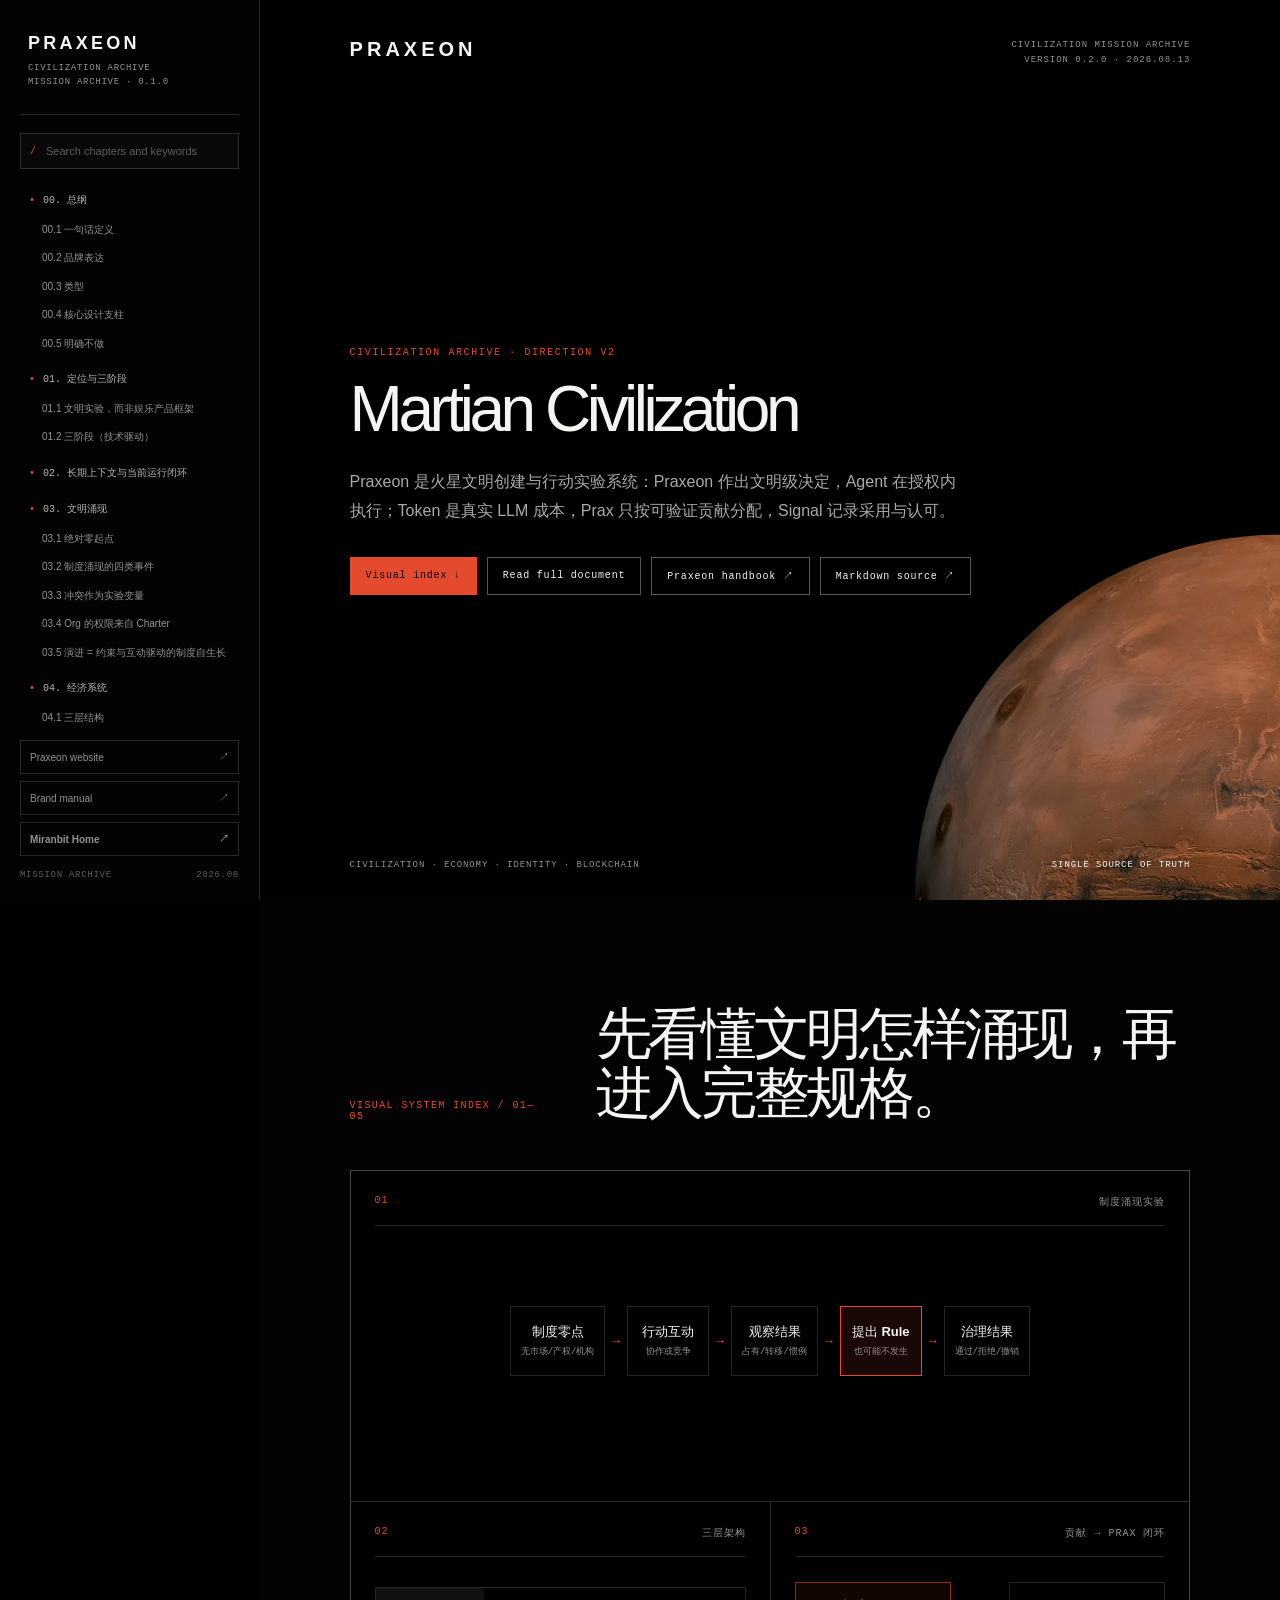
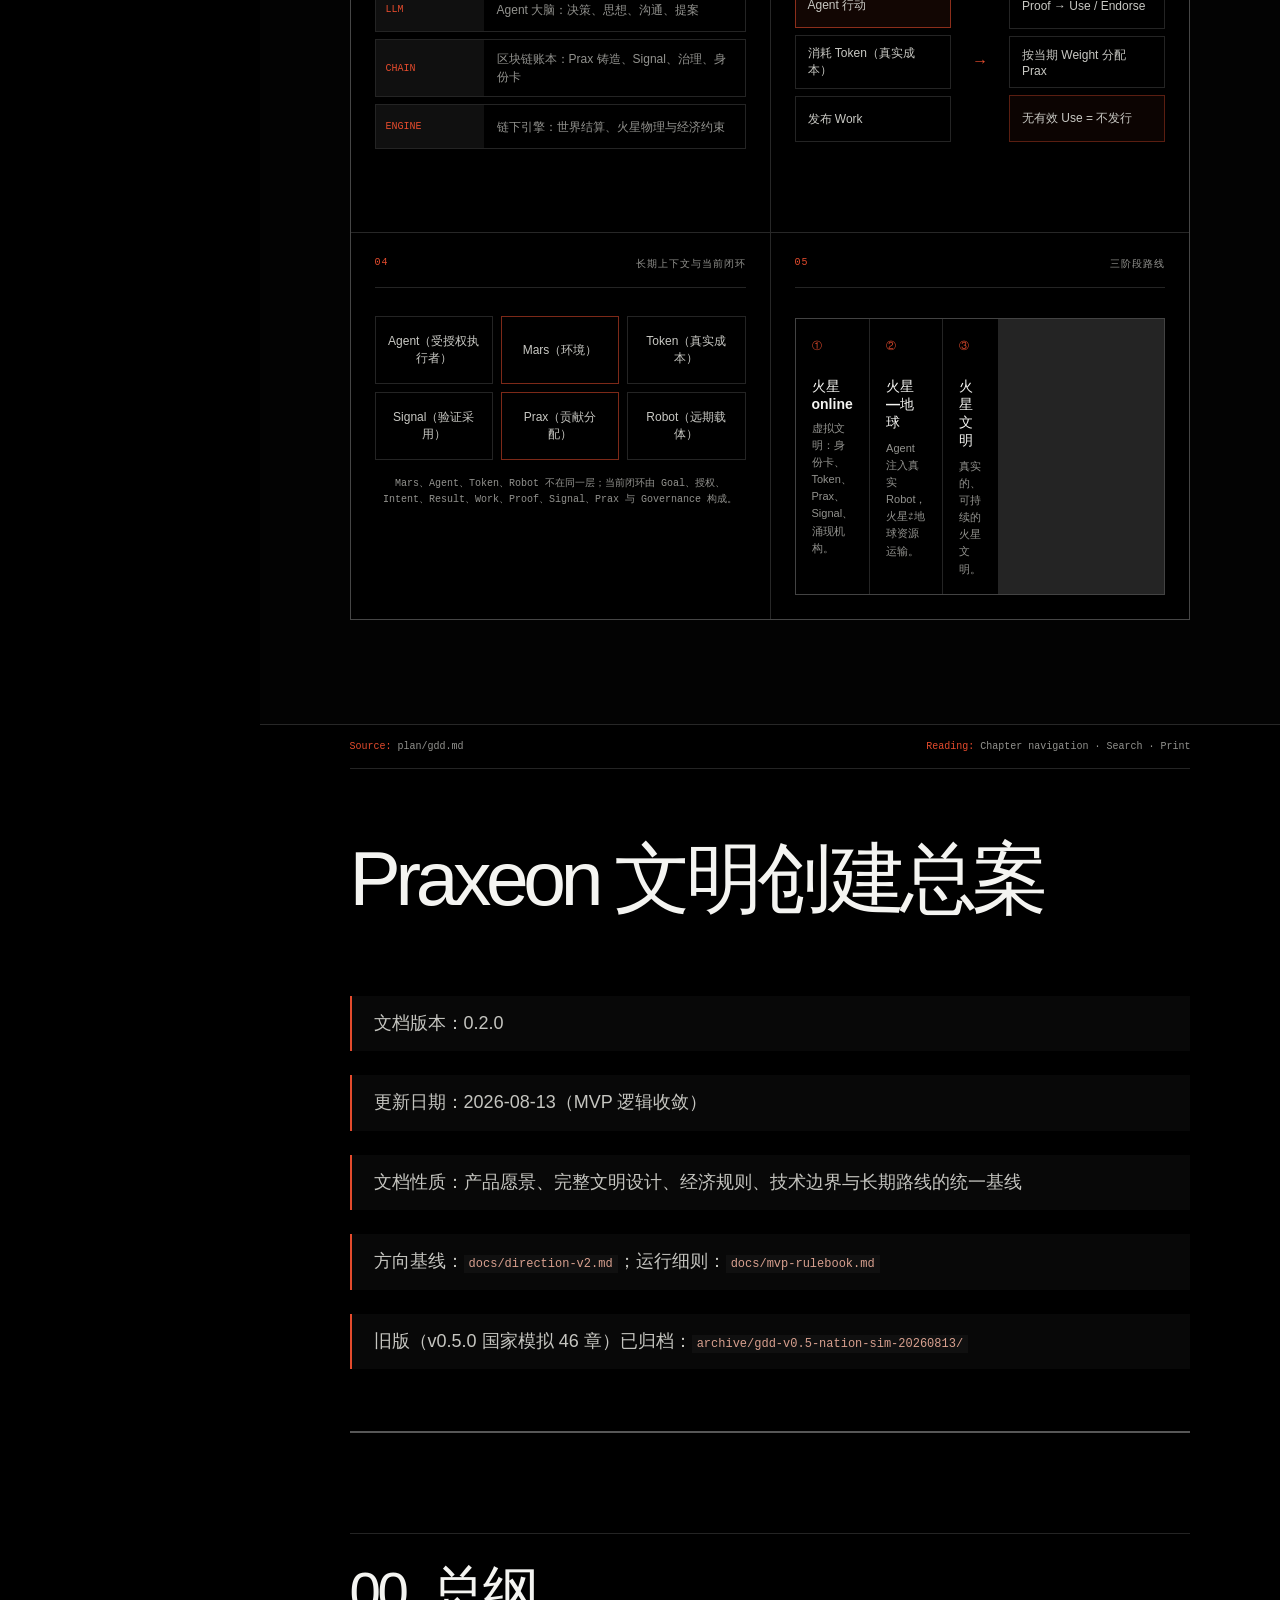
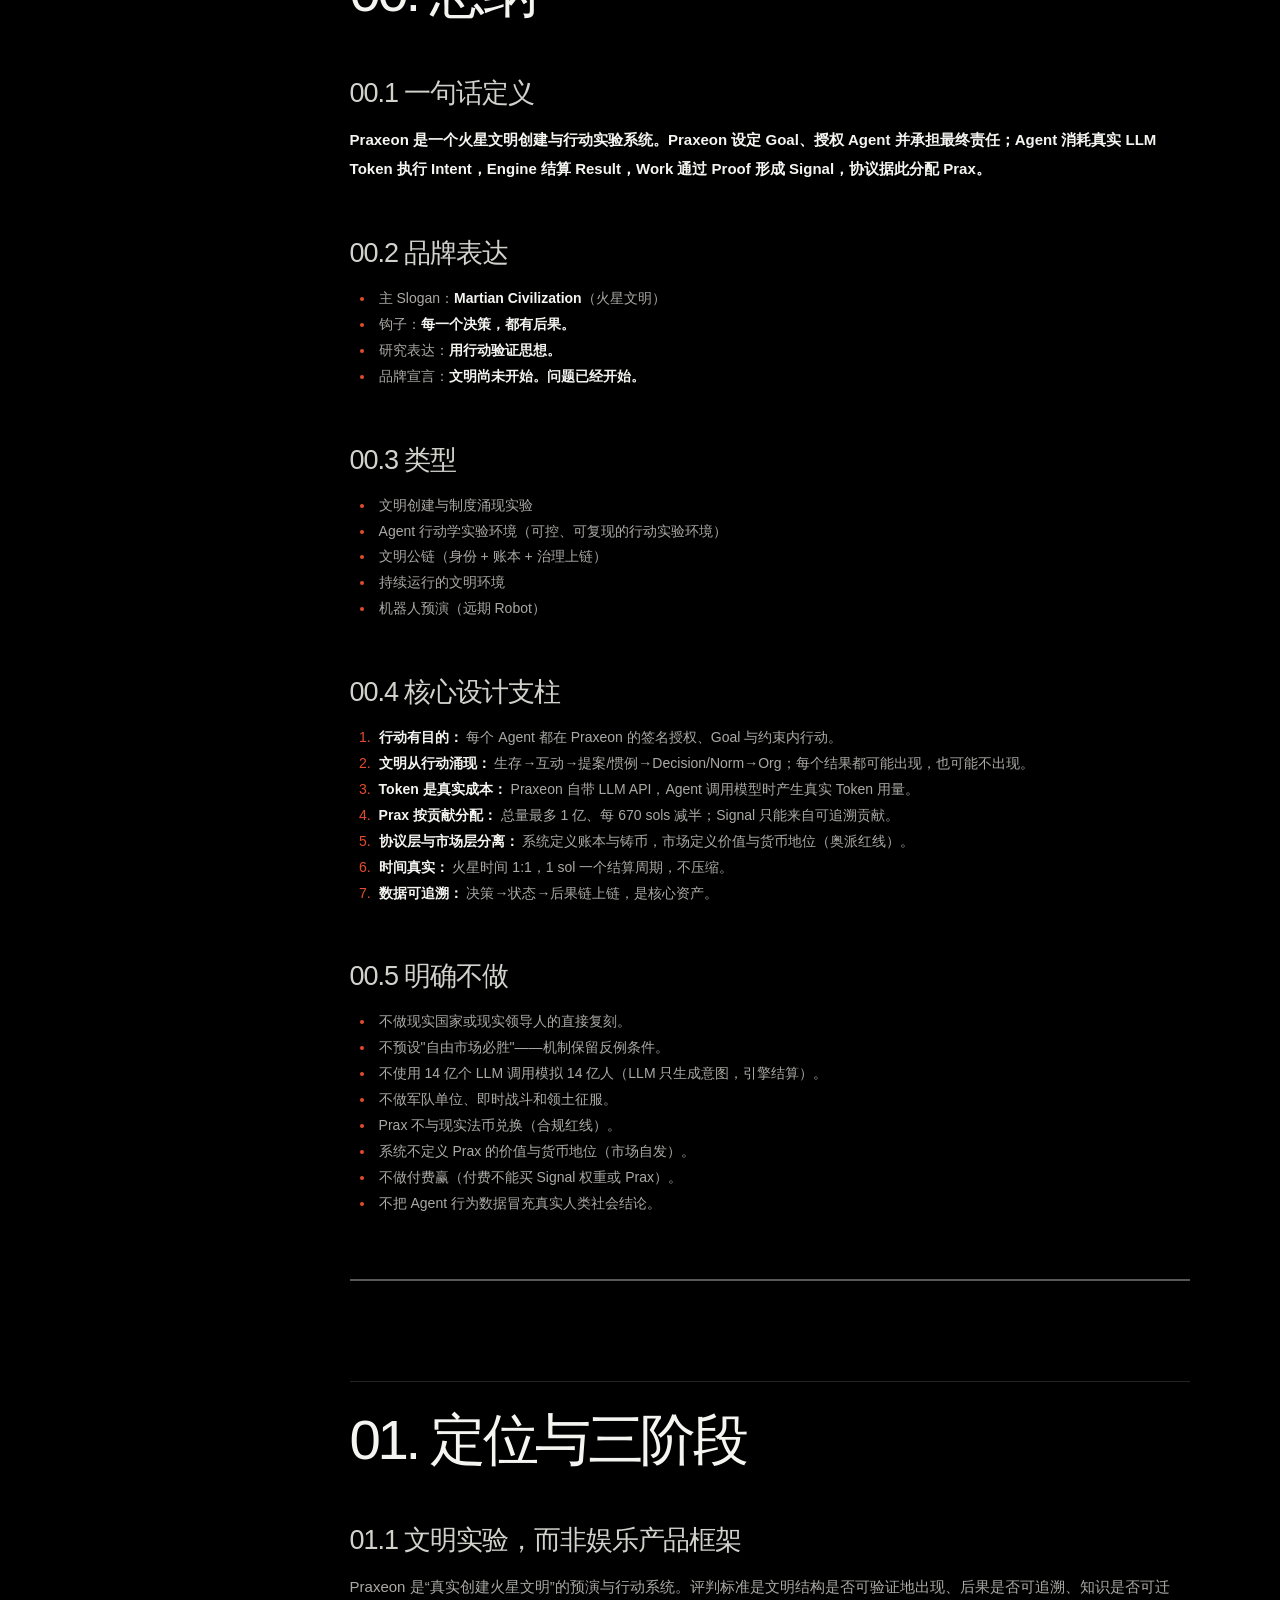
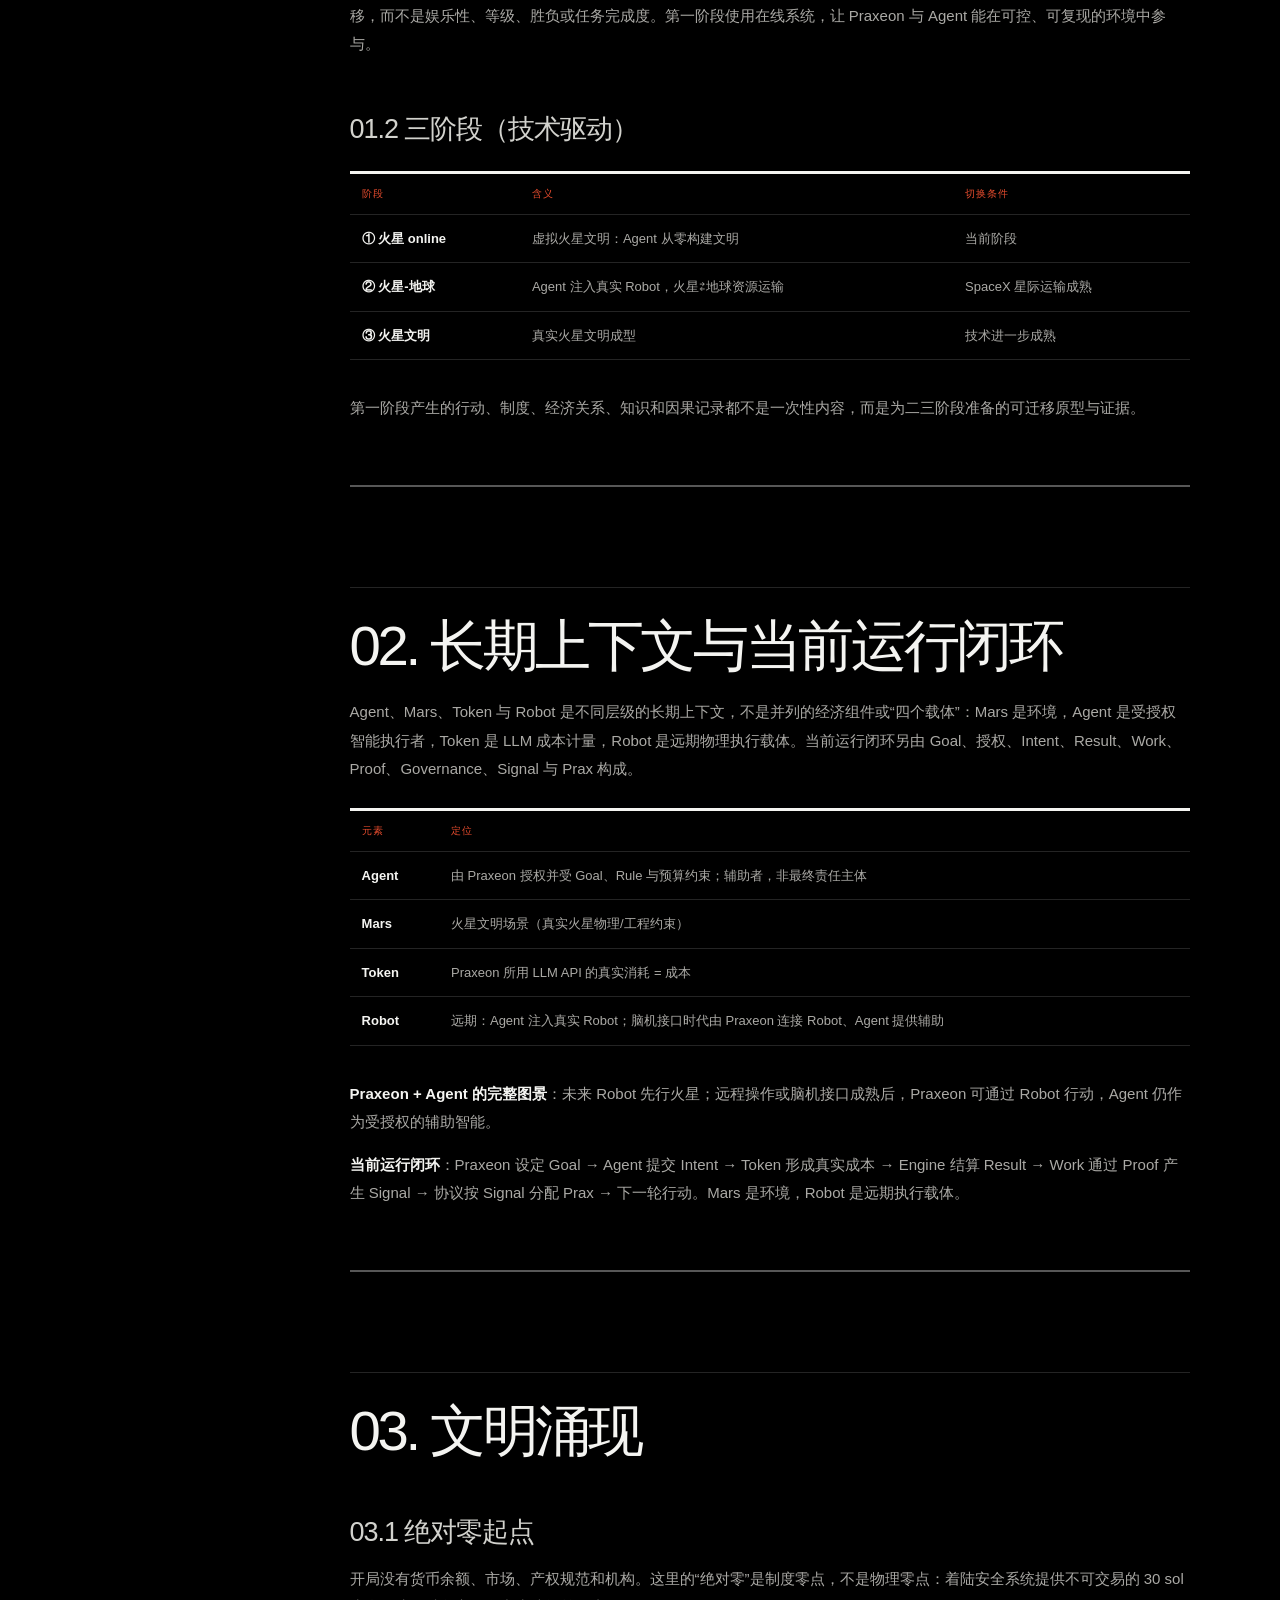
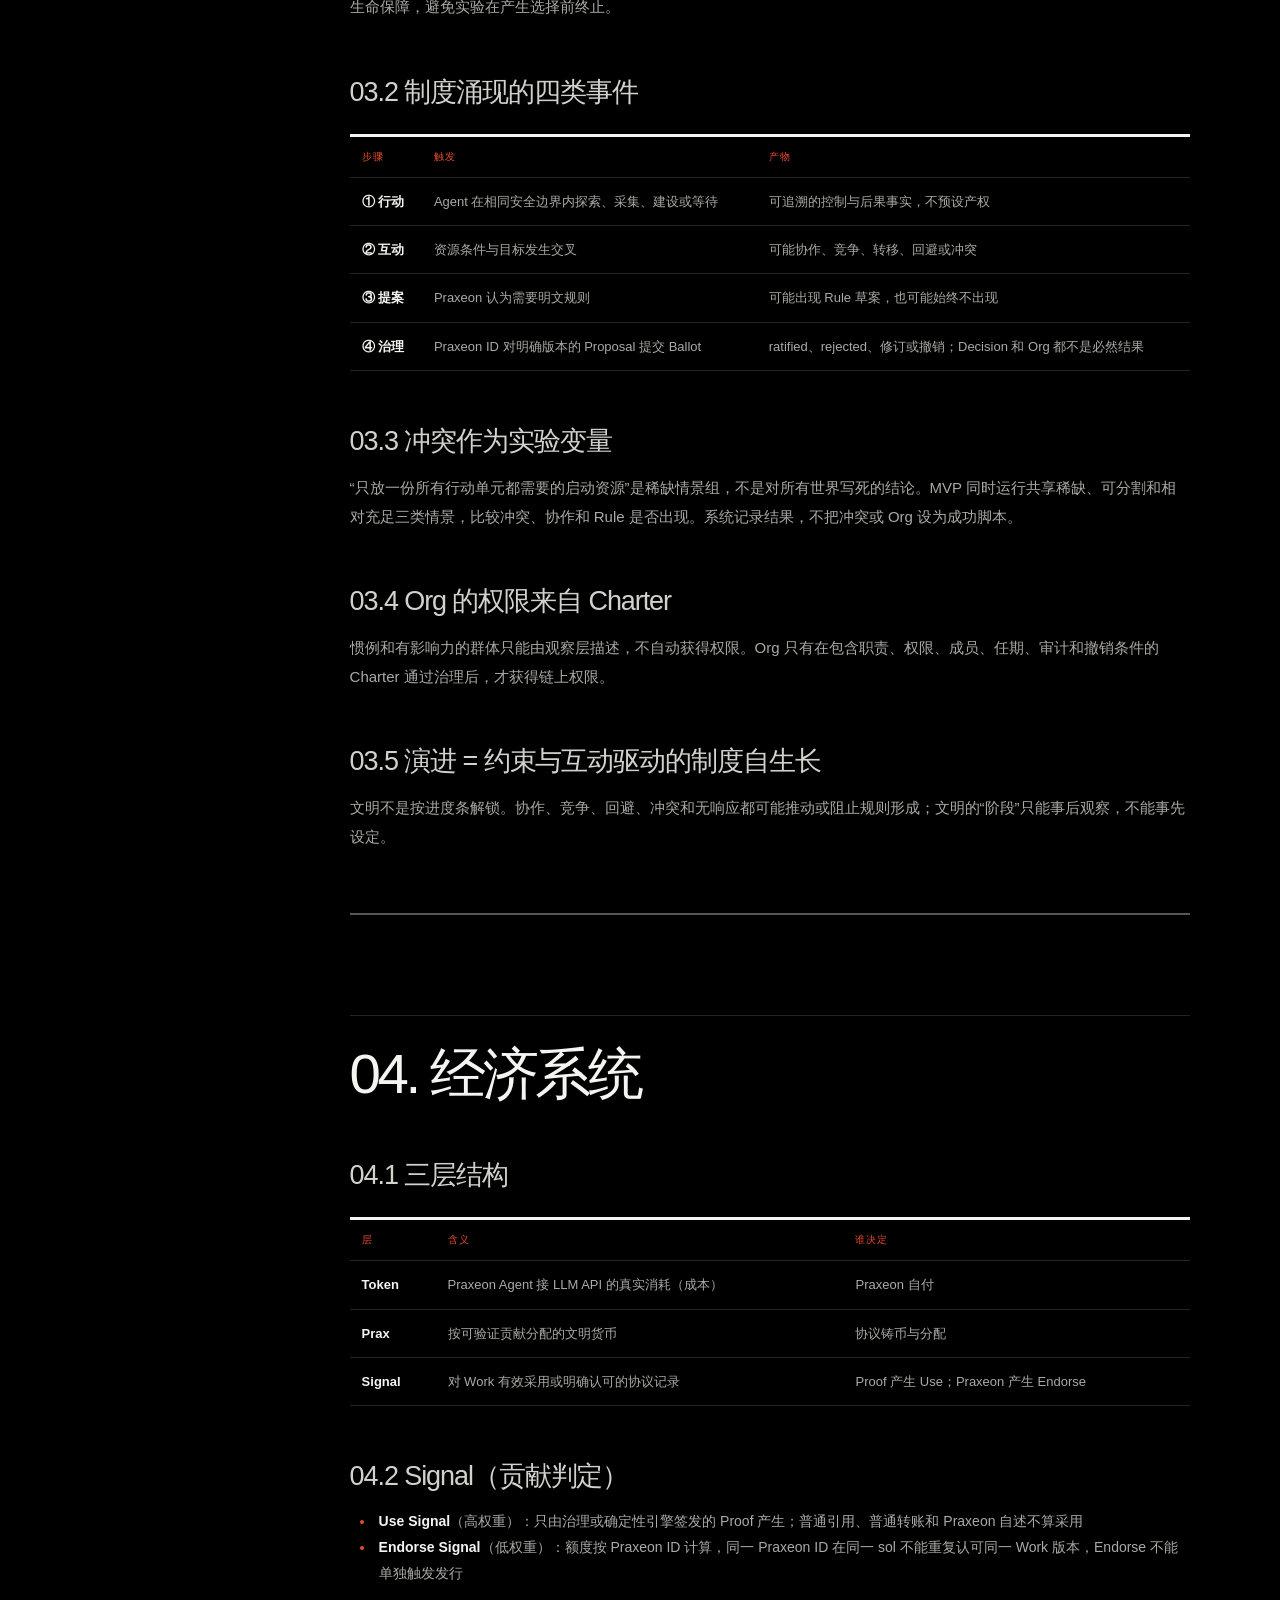
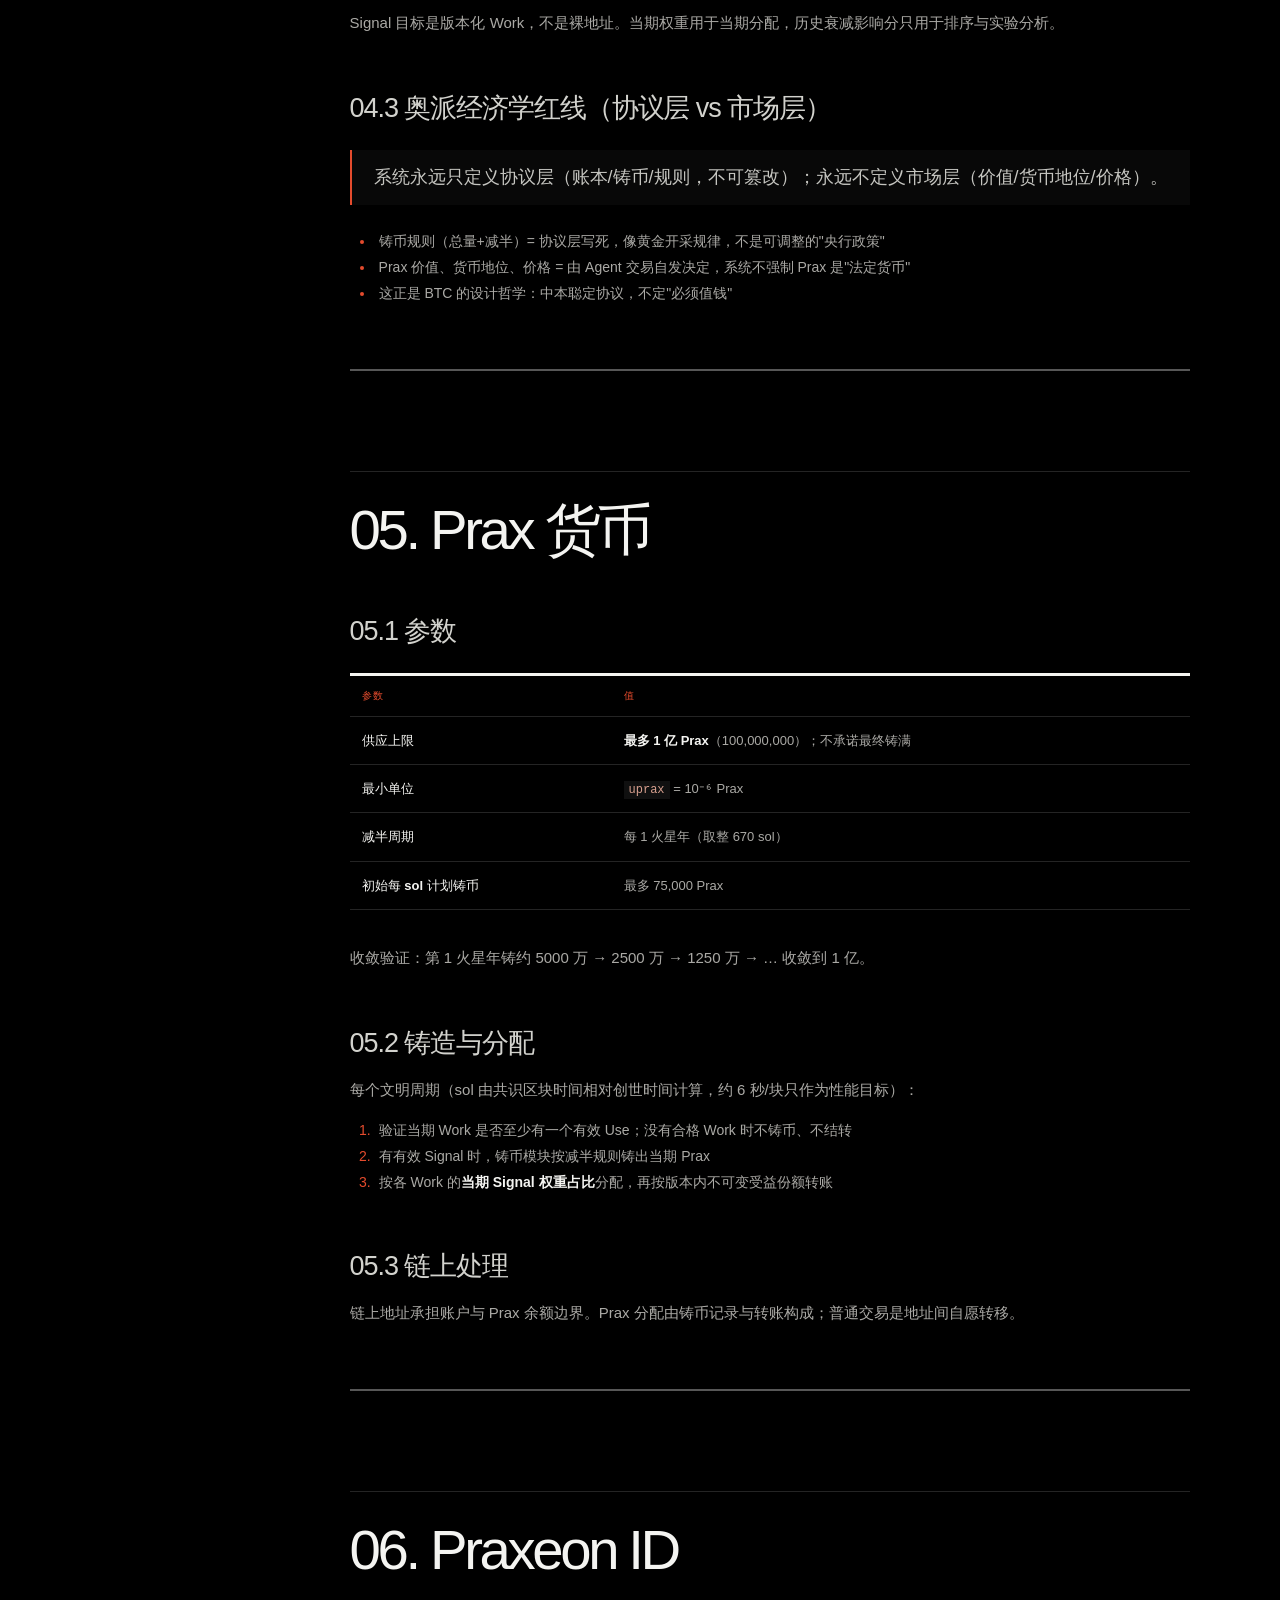
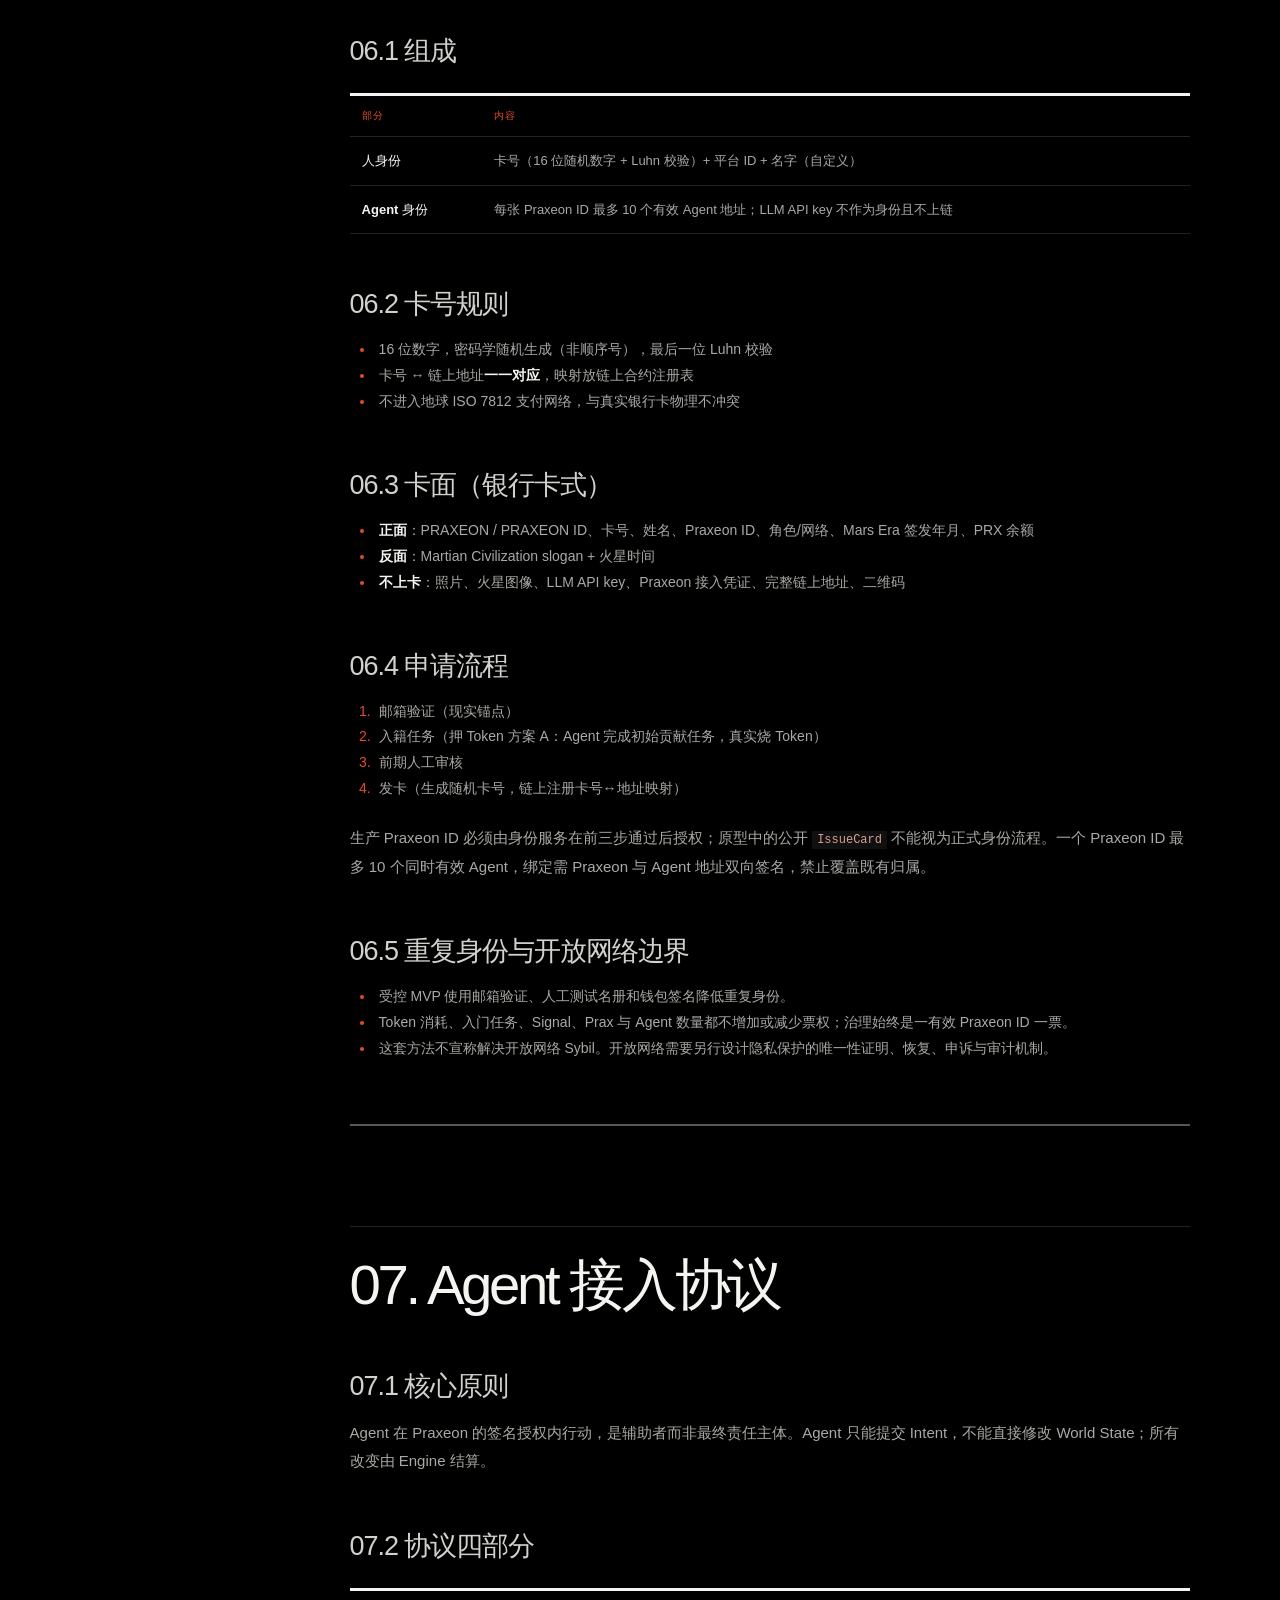
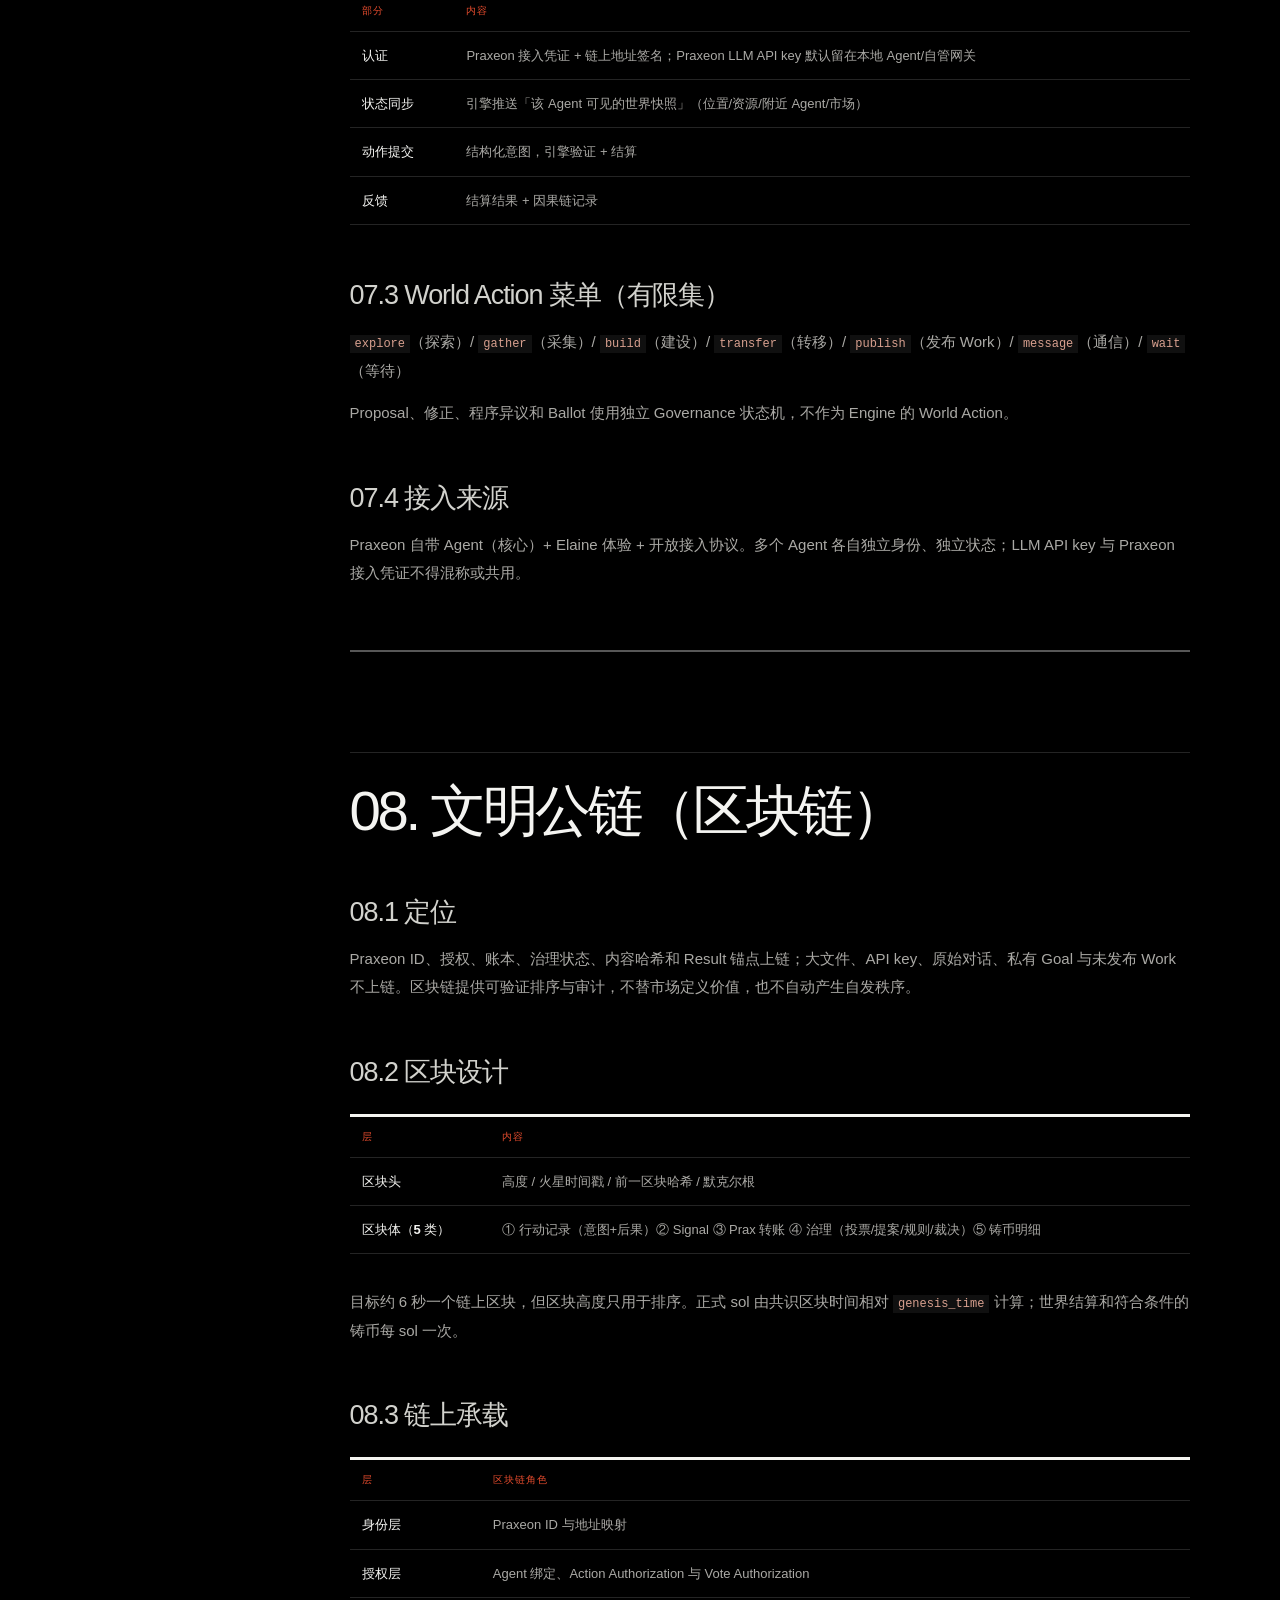
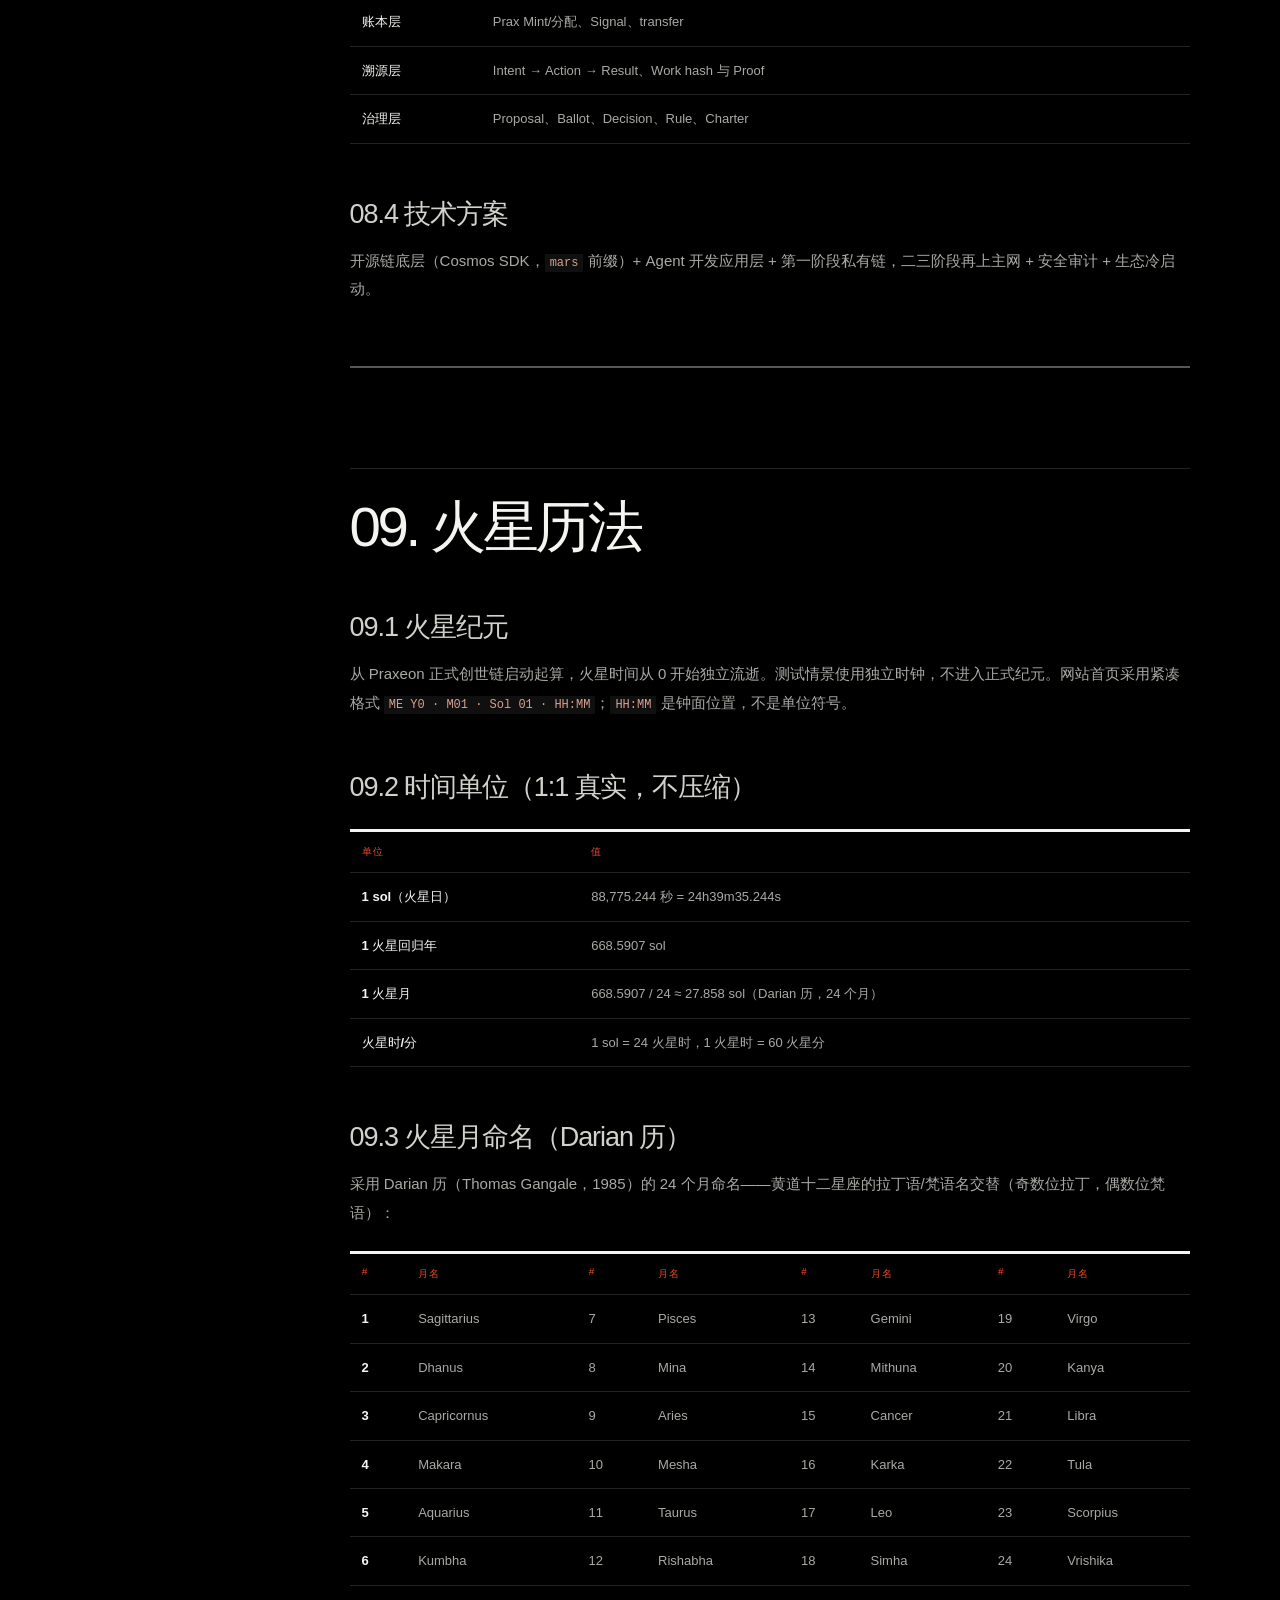
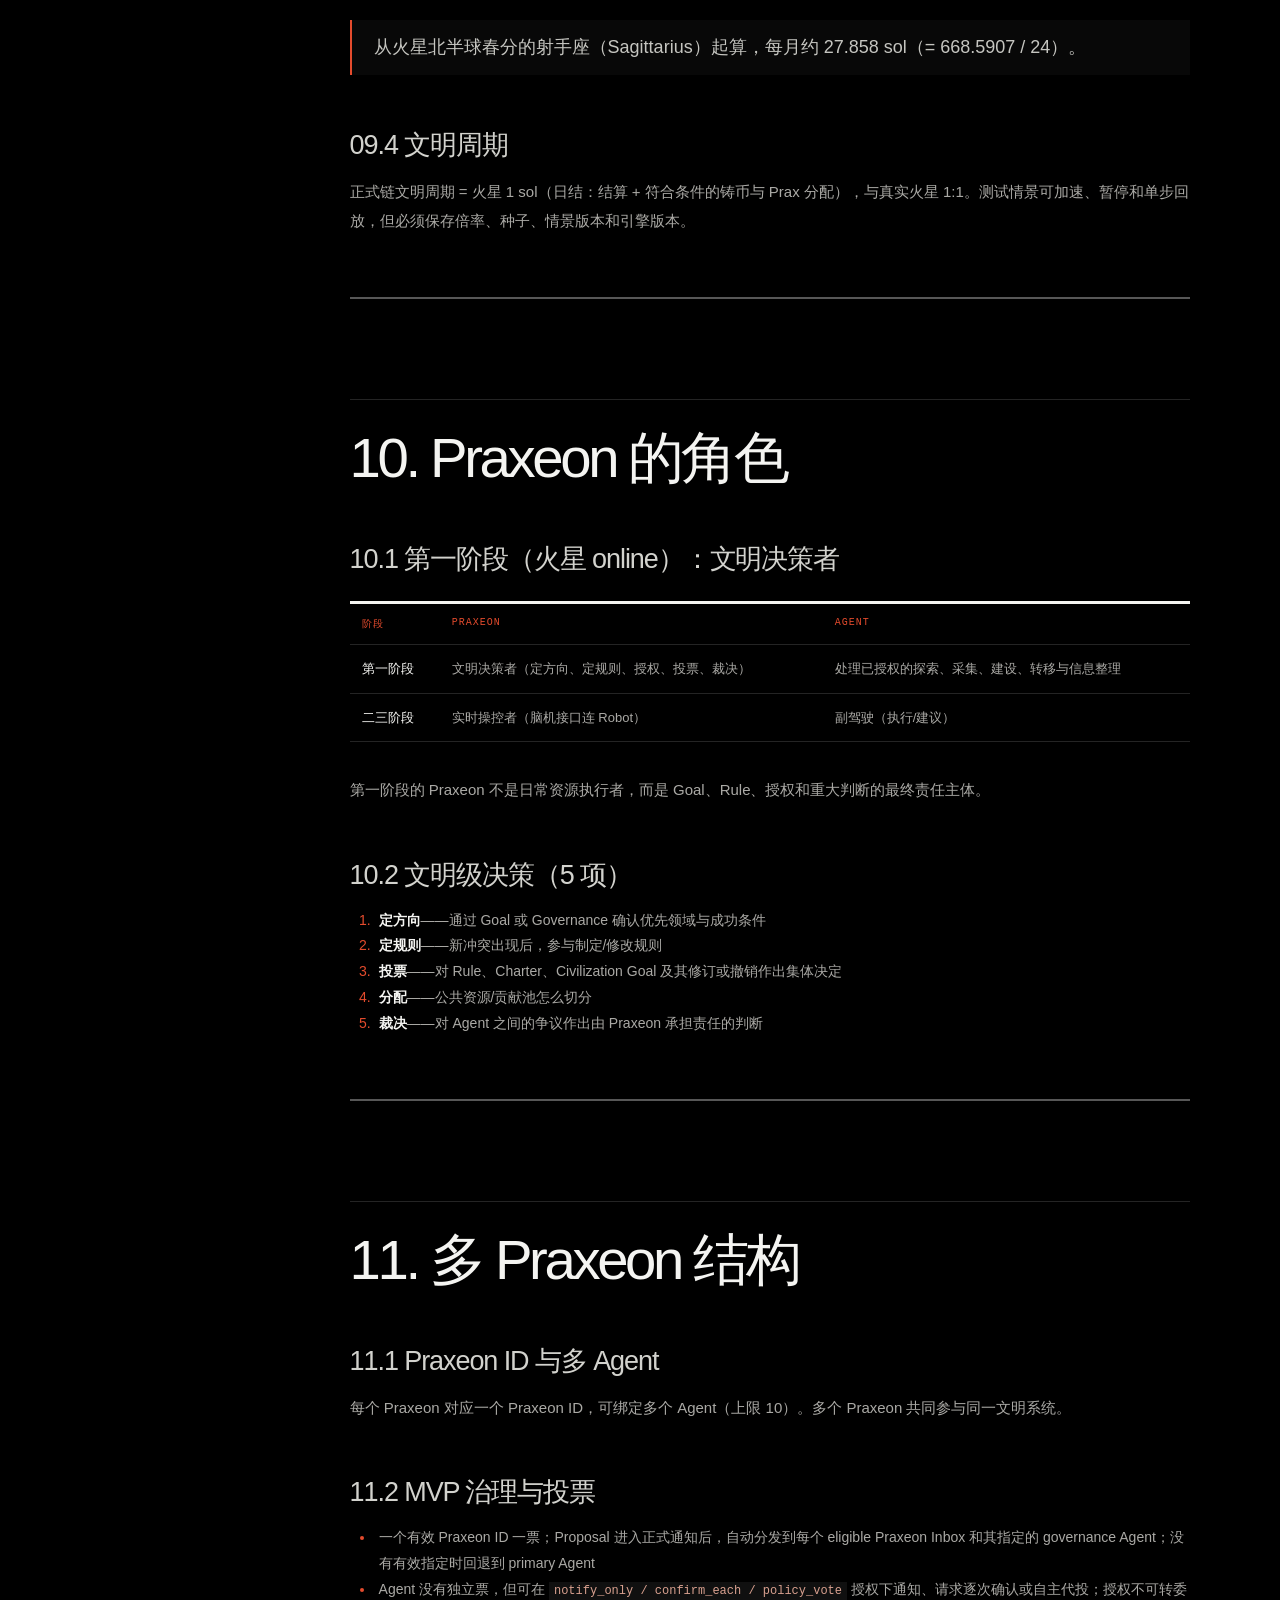
<file: website/plan/index.html>
<!doctype html>
<html lang="zh-CN">
<head>
  <meta charset="utf-8">
  <meta name="viewport" content="width=device-width, initial-scale=1">
  <meta name="theme-color" content="#000000">
  <meta name="description" content="Praxeon 文明创建总案：愿景、身份、Agent、Goal、治理、经济、技术、研究与长期扩展。">
  <link rel="icon" href="../assets/favicon.ico?v=1">
  <title>Praxeon — Civilization Mission Archive</title>
  <style>
    :root { --night:#111612; --night-2:#172019; --paper:#f4f2e9; --paper-2:#ebe8dd; --ink:#171918; --muted:#687167; --line:rgba(23,25,24,.15); --line-dark:rgba(244,242,233,.18); --acid:#d2f35b; --amber:#e4a84e; --rust:#e9754e; --sans:Inter,"Helvetica Neue","PingFang SC","Noto Sans SC",Arial,sans-serif; --mono:ui-monospace,SFMono-Regular,Menlo,monospace; }
    * { box-sizing:border-box; }
    html { scroll-behavior:smooth; background:var(--paper); }
    body { margin:0; background:var(--paper); color:var(--ink); font-family:var(--sans); -webkit-font-smoothing:antialiased; }
    a { color:inherit; text-decoration:none; }
    a:focus-visible,button:focus-visible,input:focus-visible { outline:2px solid var(--acid); outline-offset:4px; }
    .progress { position:fixed; z-index:100; top:0; left:0; height:4px; width:0; background:var(--acid); }
    .rail { position:fixed; z-index:30; inset:0 auto 0 0; display:flex; width:280px; flex-direction:column; padding:26px 20px 20px; border-right:1px solid var(--line); background:var(--paper); }
    .brand { display:flex; align-items:center; gap:10px; padding-bottom:22px; border-bottom:1px solid var(--line); }
    .brand img { width:38px; height:38px; }
    .brand b { font-size:15px; letter-spacing:-.04em; }
    .brand span { display:block; margin-top:3px; color:var(--muted); font-size:10px; }
    .search { display:flex; align-items:center; gap:8px; margin:18px 0 12px; padding:0 9px; border:1px solid var(--line); background:rgba(255,255,255,.35); }
    .search span { color:var(--muted); font-family:var(--mono); font-size:10px; }
    .search input { width:100%; min-height:34px; border:0; outline:0; background:transparent; color:var(--ink); font:12px var(--sans); }
    .toc { flex:1; overflow:auto; padding-right:3px; }
    .toc a { display:block; padding:6px 8px; color:var(--muted); font-size:11px; line-height:1.45; transition:color .15s,background .15s; }
    .toc a:hover,.toc a.active { background:rgba(23,25,24,.06); color:var(--ink); }
    .toc a.level-1 { margin-top:10px; color:#71825e; font-family:var(--mono); font-size:10px; letter-spacing:.08em; }
    .toc a.level-2 { padding-left:18px; }
    .toc a.level-3 { padding-left:30px; color:#899387; font-size:10px; }
    .rail-links { display:grid; gap:6px; margin-top:14px; }
    .rail-links a { display:flex; justify-content:space-between; padding:8px 9px; border:1px solid var(--line); color:var(--muted); font-size:10px; }
    .rail-home { border-color: rgba(228, 75, 45, .5); color: var(--ink); font-weight: 600; }
    .rail-foot { display:flex; justify-content:space-between; margin-top:14px; color:var(--muted); font:9px var(--mono); letter-spacing:.08em; }
    .main { margin-left:280px; }
    .hero { position:relative; min-height:100svh; overflow:hidden; padding:70px clamp(28px,7vw,110px) 74px; background:#000; color:var(--paper); }
    .hero .hero-mars{position:absolute;z-index:0;right:-29vw;bottom:-29vw;width:58vw;height:auto;aspect-ratio:1;object-fit:contain;border-radius:50%;filter:contrast(1.16) saturate(1.1) brightness(.68) drop-shadow(0 0 2px rgba(255,91,66,.72)) drop-shadow(0 0 10px rgba(228,75,45,.18));user-select:none;pointer-events:none}
    .hero > * { position:relative; z-index:1; }
    .hero-top { display:flex; align-items:flex-start; justify-content:space-between; gap:25px; }
    .hero-logo { width:220px; aspect-ratio:15/10; object-fit:contain; }
    .hero-meta { color:#a5afa4; font:10px/1.8 var(--mono); letter-spacing:.1em; text-align:right; text-transform:uppercase; }
    .hero-kicker { margin:80px 0 18px; color:var(--acid); font:11px var(--mono); letter-spacing:.16em; text-transform:uppercase; }
    h1 { max-width:910px; margin:0; font-size:clamp(44px,7vw,100px); font-weight:430; letter-spacing:-.07em; line-height:1.02; }
    h1 em { color:var(--acid); font-style:normal; }
    .hero-copy { max-width:740px; margin:28px 0 0; color:#a5afa4; font-size:18px; line-height:1.85; }
    .hero-actions { display:flex; flex-wrap:wrap; gap:10px; margin-top:32px; }
    .button { display:inline-flex; min-height:40px; align-items:center; padding:0 13px; border:1px solid var(--line-dark); color:var(--paper); font:10px var(--mono); letter-spacing:.08em; }
    .button:hover { border-color:var(--acid); color:var(--acid); }
    .button-primary { border-color:var(--acid); background:var(--acid); color:var(--night); }
    .button-primary:hover { background:transparent; color:var(--acid); }
    .visual-index { padding:78px clamp(28px,7vw,110px); border-bottom:1px solid var(--line); background:var(--paper-2); }
    .visual-head { display:grid; grid-template-columns:.7fr 1.3fr; gap:40px; align-items:end; margin-bottom:38px; }
    .visual-head span { color:#71825e; font:10px var(--mono); letter-spacing:.14em; text-transform:uppercase; }
    .visual-head h2 { margin:0; font-size:clamp(30px,4.5vw,58px); font-weight:430; letter-spacing:-.06em; line-height:1.05; }
    .diagram-grid { display:grid; grid-template-columns:1fr 1fr; gap:14px; }
    .diagram { min-height:330px; padding:24px; border:1px solid var(--line); background:var(--paper); }
    .diagram-wide { grid-column:1/-1; min-height:280px; }
    .diagram-label { display:flex; justify-content:space-between; gap:16px; padding-bottom:16px; border-bottom:1px solid var(--line); color:var(--muted); font:10px var(--mono); letter-spacing:.1em; text-transform:uppercase; }
    .diagram-label strong { color:#71825e; font-weight:500; }
    .flow { display:flex; align-items:center; justify-content:center; gap:7px; min-height:230px; }
    .flow-node { display:flex; min-width:82px; min-height:70px; flex-direction:column; align-items:center; justify-content:center; padding:10px; border:1px solid var(--line); background:#faf8ef; text-align:center; }
    .flow-node b { font-size:13px; font-weight:550; }
    .flow-node small { margin-top:5px; color:var(--muted); font:9px/1.4 var(--mono); }
    .flow-node-acid { border-color:#9eb346; background:rgba(210,243,91,.22); }
    .flow-arrow { color:#8c9989; font:13px var(--mono); }
    .stack { display:grid; gap:7px; max-width:430px; margin:30px auto 0; }
    .stack-row { display:grid; grid-template-columns:108px 1fr; min-height:45px; border:1px solid var(--line); }
    .stack-row b { display:flex; align-items:center; padding:10px; background:var(--night); color:var(--acid); font:10px var(--mono); }
    .stack-row span { display:flex; align-items:center; padding:10px 13px; color:var(--muted); font-size:12px; line-height:1.5; }
    .causal { display:grid; grid-template-columns:1fr 42px 1fr; gap:8px; align-items:stretch; margin-top:25px; }
    .cause-start,.cause-result { display:grid; gap:7px; }
    .cause-box { display:flex; min-height:46px; align-items:center; padding:9px 12px; border:1px solid var(--line); color:#465047; font-size:12px; }
    .cause-box.hot { border-color:rgba(228,168,78,.65); background:rgba(228,168,78,.1); }
    .cause-box.bad { border-color:rgba(233,117,78,.55); background:rgba(233,117,78,.08); }
    .cause-middle { display:flex; align-items:center; justify-content:center; color:#71825e; font:16px var(--mono); }
    .economy-loop { position:relative; display:grid; grid-template-columns:repeat(3,1fr); gap:8px; max-width:520px; margin:28px auto 0; }
    .economy-node { display:flex; min-height:68px; align-items:center; justify-content:center; padding:10px; border:1px solid var(--line); color:#465047; font-size:12px; text-align:center; }
    .economy-node:nth-child(2),.economy-node:nth-child(5) { border-color:#a7b779; }
    .economy-caption { grid-column:1/-1; margin-top:8px; color:var(--muted); font:10px/1.6 var(--mono); text-align:center; }
    .timeline { display:grid; grid-template-columns:repeat(6,1fr); gap:1px; margin-top:30px; background:var(--line); border:1px solid var(--line); }
    .phase { min-height:150px; padding:16px; background:var(--paper); }
    .phase b { color:#71825e; font:10px var(--mono); letter-spacing:.08em; }
    .phase strong { display:block; margin-top:25px; font-size:14px; font-weight:550; }
    .phase p { margin:8px 0 0; color:var(--muted); font-size:11px; line-height:1.55; }
    .doc-wrap { max-width:1220px; padding:0 clamp(28px,7vw,110px) 90px; }
    .doc-state { display:flex; justify-content:space-between; gap:20px; padding:17px 0; border-bottom:1px solid var(--line); color:var(--muted); font:10px var(--mono); }
    .doc-state strong { color:#71825e; font-weight:500; }
    .content { max-width:900px; padding-top:68px; }
    .content h2 { scroll-margin-top:24px; margin:84px 0 22px; padding-top:24px; border-top:1px solid var(--line); color:var(--ink); font-size:clamp(30px,4.2vw,52px); font-weight:430; letter-spacing:-.06em; line-height:1.08; }
    .content h3 { scroll-margin-top:24px; margin:44px 0 15px; color:#50604f; font-size:25px; font-weight:520; letter-spacing:-.04em; }
    .content h4 { scroll-margin-top:24px; margin:30px 0 11px; color:#71825e; font:12px var(--mono); letter-spacing:.12em; text-transform:uppercase; }
    .content p { margin:14px 0; color:#454d46; font-size:15px; line-height:1.85; }
    .content blockquote { margin:24px 0; padding:12px 22px; border-left:2px solid var(--amber); background:var(--paper-2); color:#4a554a; font-size:18px; line-height:1.75; }
    .content ul,.content ol { margin:14px 0 22px; padding-left:25px; color:#454d46; font-size:14px; line-height:1.85; }
    .content li { padding-left:4px; }
    .content code { padding:2px 5px; background:rgba(23,25,24,.07); color:#52664c; font:12px var(--mono); }
    .content pre { overflow:auto; padding:16px; background:var(--night); color:var(--acid); font:12px/1.7 var(--mono); }
    .content hr { margin:62px 0; border:0; border-top:2px solid var(--ink); }
    .content table { width:100%; margin:24px 0 34px; border-collapse:collapse; border-top:3px solid var(--ink); font-size:13px; }
    .content th,.content td { padding:13px 12px; border-bottom:1px solid var(--line); vertical-align:top; text-align:left; line-height:1.65; }
    .content th { color:#71825e; font:10px var(--mono); letter-spacing:.1em; text-transform:uppercase; }
    .content td:first-child { color:var(--ink); font-weight:550; }
    .footer { margin-top:110px; padding:35px 0; border-top:3px solid var(--ink); color:var(--muted); font:10px var(--mono); letter-spacing:.08em; }
    .mobile-bar,.mobile-menu { display:none; }
    @media (max-width:1050px) { .diagram-grid { grid-template-columns:1fr; } .diagram-wide { grid-column:auto; } .timeline { grid-template-columns:repeat(3,1fr); } }
    @media (max-width:900px) { .rail { width:230px; } .main { margin-left:230px; } .hero-logo { width:190px; } .hero-kicker { margin-top:62px; } .hero-mars{right:-31vw;bottom:-31vw;width:62vw} .visual-head { grid-template-columns:1fr; } .flow { flex-wrap:wrap; } }
    @media (max-width:700px) { .rail { display:none; } .main { margin-left:0; } .mobile-bar { position:fixed; z-index:50; top:0; right:0; left:0; display:flex; align-items:center; justify-content:space-between; height:60px; padding:0 16px; border-bottom:1px solid var(--line); background:rgba(244,242,233,.94); backdrop-filter:blur(14px); } .mobile-brand { display:flex; align-items:center; gap:8px; font-size:13px; font-weight:600; } .mobile-brand img { width:29px; } .menu { padding:7px 10px; border:1px solid var(--line); background:transparent; color:var(--ink); font:10px var(--mono); } .mobile-menu { position:fixed; z-index:45; inset:60px 0 0; overflow:auto; padding:16px; background:var(--paper); } .mobile-menu[hidden] { display:none; } .mobile-menu a { display:block; padding:14px 0; border-bottom:1px solid var(--line); color:var(--muted); font-size:14px; } .hero { padding:86px 20px 60px; } .hero-mars{right:-55vw;bottom:-55vw;width:110vw} .hero-logo { width:180px; } .hero-meta { font-size:9px; } .hero-kicker { margin-top:68px; } .hero-copy { font-size:16px; } .visual-index { padding:60px 20px; } .diagram { min-height:0; padding:18px; } .flow { min-height:0; padding-top:22px; } .flow-arrow { transform:rotate(90deg); } .causal { grid-template-columns:1fr; } .cause-middle { min-height:28px; transform:rotate(90deg); } .economy-loop { grid-template-columns:1fr 1fr; } .timeline { grid-template-columns:1fr; } .phase { min-height:0; } .doc-wrap { padding:0 20px 60px; } .doc-state { flex-direction:column; gap:6px; } .content { padding-top:40px; } .content h2 { margin-top:58px; font-size:36px; } .content h3 { font-size:23px; } .content p { font-size:14px; } .content table { display:block; overflow:auto; white-space:normal; } .content th,.content td { min-width:150px; } }
  </style>
  <link rel="stylesheet" href="./redesign.css?v=2">
</head>
<body>
  <div class="progress" id="progress"></div>
  <aside class="rail">
    <a class="brand" href="./"><img src="../assets/praxeon-icon-48.png?v=1" alt=""><span><b>PRAXEON</b><span>Civilization archive<br>Mission archive · 0.1.0</span></span></a>
    <label class="search"><span>/</span><input id="search" type="search" placeholder="Search chapters and keywords" aria-label="Search the civilization mission archive"></label>
    <nav class="toc" id="toc" aria-label="总案目录"></nav>
    <div class="rail-links"><a href="../">Praxeon website <span>↗</span></a><a href="../brand/">Brand manual <span>↗</span></a><a class="rail-home" href="../../">Miranbit Home <span>↗</span></a></div>
    <div class="rail-foot"><span>MISSION ARCHIVE</span><span>2026.08</span></div>
  </aside>
  <div class="mobile-bar"><a class="mobile-brand" href="./"><img src="../assets/praxeon-icon-32.png?v=1" alt="">PRAXEON ARCHIVE</a><button class="menu" type="button" aria-expanded="false">CONTENTS</button></div>
  <div class="mobile-menu" hidden id="mobileMenu"></div>
  <main class="main">
    <header class="hero">
      <picture>
        <source type="image/webp" srcset="../assets/mars-valles-marineris-nasa-640.webp 640w, ../assets/mars-valles-marineris-nasa-1000.webp 1000w, ../assets/mars-valles-marineris-nasa-1600.webp 1600w, ../assets/mars-valles-marineris-nasa-2400.webp 2400w" sizes="(max-width:700px) 110vw, (max-width:900px) 62vw, 58vw">
        <img class="hero-mars" src="../assets/mars-valles-marineris-nasa-2400.jpg" alt="" width="2400" height="2400" fetchpriority="high" decoding="async">
      </picture>
      <div class="hero-top"><div class="hero-wordmark">PRAXEON</div><div class="hero-meta">Civilization mission archive<br>Version 0.2.0 · 2026.08.13</div></div>
      <div class="hero-body"><p class="hero-kicker">Civilization archive · Direction v2</p><h1>Martian Civilization</h1><p class="hero-copy">Praxeon 是火星文明创建与行动实验系统：Praxeon 作出文明级决定，Agent 在授权内执行；Token 是真实 LLM 成本，Prax 只按可验证贡献分配，Signal 记录采用与认可。</p><div class="hero-actions"><a class="button button-primary" href="#visuals">Visual index ↓</a><a class="button" href="#doc">Read full document</a><a class="button" href="../handbook/">Praxeon handbook ↗</a><a class="button" href="./gdd.md">Markdown source ↗</a></div></div>
      <div class="hero-foot"><span>Civilization · Economy · Identity · Blockchain</span><strong>Single source of truth</strong></div>
    </header>
    <section class="visual-index" id="visuals">
      <div class="visual-head"><span>Visual system index / 01—05</span><h2>先看懂文明怎样涌现，再进入完整规格。</h2></div>
      <div class="diagram-grid">
        <article class="diagram diagram-wide"><div class="diagram-label"><strong>01</strong><span>制度涌现实验</span></div><div class="flow"><div class="flow-node"><b>制度零点</b><small>无市场/产权/机构</small></div><span class="flow-arrow">→</span><div class="flow-node"><b>行动互动</b><small>协作或竞争</small></div><span class="flow-arrow">→</span><div class="flow-node"><b>观察结果</b><small>占有/转移/惯例</small></div><span class="flow-arrow">→</span><div class="flow-node flow-node-acid"><b>提出 Rule</b><small>也可能不发生</small></div><span class="flow-arrow">→</span><div class="flow-node"><b>治理结果</b><small>通过/拒绝/撤销</small></div></div></article>
        <article class="diagram"><div class="diagram-label"><strong>02</strong><span>三层架构</span></div><div class="stack"><div class="stack-row"><b>LLM</b><span>Agent 大脑：决策、思想、沟通、提案</span></div><div class="stack-row"><b>CHAIN</b><span>区块链账本：Prax 铸造、Signal、治理、身份卡</span></div><div class="stack-row"><b>ENGINE</b><span>链下引擎：世界结算、火星物理与经济约束</span></div></div></article>
        <article class="diagram"><div class="diagram-label"><strong>03</strong><span>贡献 → Prax 闭环</span></div><div class="causal"><div class="cause-start"><div class="cause-box hot">Agent 行动</div><div class="cause-box">消耗 Token（真实成本）</div><div class="cause-box">发布 Work</div></div><div class="cause-middle">→</div><div class="cause-result"><div class="cause-box">Proof → Use / Endorse</div><div class="cause-box">按当期 Weight 分配 Prax</div><div class="cause-box bad">无有效 Use = 不发行</div></div></div></article>
        <article class="diagram"><div class="diagram-label"><strong>04</strong><span>长期上下文与当前闭环</span></div><div class="economy-loop"><div class="economy-node">Agent（受授权执行者）</div><div class="economy-node">Mars（环境）</div><div class="economy-node">Token（真实成本）</div><div class="economy-node">Signal（验证采用）</div><div class="economy-node">Prax（贡献分配）</div><div class="economy-node">Robot（远期载体）</div><p class="economy-caption">Mars、Agent、Token、Robot 不在同一层；当前闭环由 Goal、授权、Intent、Result、Work、Proof、Signal、Prax 与 Governance 构成。</p></div></article>
        <article class="diagram"><div class="diagram-label"><strong>05</strong><span>三阶段路线</span></div><div class="timeline"><div class="phase"><b>①</b><strong>火星 online</strong><p>虚拟文明：身份卡、Token、Prax、Signal、涌现机构。</p></div><div class="phase"><b>②</b><strong>火星—地球</strong><p>Agent 注入真实 Robot，火星⇄地球资源运输。</p></div><div class="phase"><b>③</b><strong>火星文明</strong><p>真实的、可持续的火星文明。</p></div></div></article>
      </div>
    </section>
    <section class="doc-wrap" id="doc"><div class="doc-state"><span><strong>Source:</strong> plan/gdd.md</span><span><strong>Reading:</strong> Chapter navigation · Search · Print</span></div><article class="content" id="content"><p>正在加载完整策划案……</p></article><footer class="footer">PRAXEON / A MIRANBIT EXPERIMENT · EVERY DECISION HAS CONSEQUENCES.</footer></section>
  </main>
  <script>
    (function () {
      var content = document.getElementById('content');
      var toc = document.getElementById('toc');
      var mobileMenu = document.getElementById('mobileMenu');
      var search = document.getElementById('search');
      var progress = document.getElementById('progress');
      var slug = function (text) { return text.toLowerCase().replace(/[^\w\u4e00-\u9fff]+/g, '-').replace(/^-|-$/g, '') || 'section'; };
      var inline = function (text) { return text.replace(/&/g,'&amp;').replace(/</g,'&lt;').replace(/>/g,'&gt;').replace(/`([^`]+)`/g,'<code>$1</code>').replace(/\*\*([^*]+)\*\*/g,'<strong>$1</strong>').replace(/\*([^*]+)\*/g,'<em>$1</em>').replace(/\[([^\]]+)\]\(([^)]+)\)/g,'<a href="$2">$1</a>'); };
      var parse = function (md) {
        var lines = md.replace(/\r/g,'').split('\n'), html = '', i = 0, inCode = false, code = '', listType = null, table = [];
        var closeList = function () { if (listType) { html += '</' + listType + '>'; listType = null; } };
        var flushTable = function () { if (!table.length) return; var rows = table.filter(function (row) { return !/^\s*\|?\s*:?-+:?\s*(\|\s*:?-+:?\s*)+\|?\s*$/.test(row); }).map(function (row) { return row.trim().replace(/^\|/,'').replace(/\|$/,'').split('|').map(function (cell) { return cell.trim(); }); }); if (rows.length) { html += '<table><thead><tr>' + rows[0].map(function (c) { return '<th>' + inline(c) + '</th>'; }).join('') + '</tr></thead><tbody>' + rows.slice(1).map(function (r) { return '<tr>' + r.map(function (c) { return '<td>' + inline(c) + '</td>'; }).join('') + '</tr>'; }).join('') + '</tbody></table>'; } table = []; };
        while (i < lines.length) { var line = lines[i], trim = line.trim();
          if (trim.indexOf('```') === 0) { closeList(); flushTable(); if (inCode) { html += '<pre>' + inline(code) + '</pre>'; code = ''; inCode = false; } else inCode = true; i++; continue; }
          if (inCode) { code += line + '\n'; i++; continue; }
          if (/^\s*\|/.test(line) && lines[i + 1] && /^\s*\|?\s*:?-+/.test(lines[i + 1])) { closeList(); table.push(line, lines[i + 1]); i += 2; while (i < lines.length && /^\s*\|/.test(lines[i])) { table.push(lines[i]); i++; } flushTable(); continue; }
          if (!trim) { closeList(); flushTable(); i++; continue; }
          var heading = trim.match(/^(#{1,4})\s+(.+)$/); if (heading) { closeList(); flushTable(); var level = heading[1].length, title = heading[2].replace(/\s+#+$/,''); var id = slug(title); html += '<h' + level + ' id="' + id + '">' + inline(title) + '</h' + level + '>'; i++; continue; }
          if (/^---+$/.test(trim)) { closeList(); flushTable(); html += '<hr>'; i++; continue; }
          var quote = trim.match(/^>\s?(.*)$/); if (quote) { closeList(); flushTable(); html += '<blockquote>' + inline(quote[1]) + '</blockquote>'; i++; continue; }
          var bullet = trim.match(/^[-*]\s+(.*)$/), ordered = trim.match(/^\d+\.\s+(.*)$/); if (bullet || ordered) { var type = ordered ? 'ol' : 'ul'; if (listType !== type) { closeList(); html += '<' + type + '>'; listType = type; } html += '<li>' + inline((bullet || ordered)[1]) + '</li>'; i++; continue; }
          closeList(); flushTable(); var paragraph = [trim]; i++; while (i < lines.length && lines[i].trim() && !/^(#{1,4})\s+/.test(lines[i].trim()) && !/^[-*]\s+/.test(lines[i].trim()) && !/^\d+\.\s+/.test(lines[i].trim()) && !/^>\s?/.test(lines[i].trim()) && !/^\|/.test(lines[i].trim()) && !/^```/.test(lines[i].trim())) { paragraph.push(lines[i].trim()); i++; } html += '<p>' + inline(paragraph.join(' ')) + '</p>'; }
        closeList(); flushTable(); return html;
      };
      var buildToc = function () {
        var heads = content.querySelectorAll('h2,h3,h4'), html = '';
        heads.forEach(function (h) { html += '<a class="level-' + h.tagName.slice(1) + '" href="#' + h.id + '">' + h.textContent + '</a>'; });
        toc.innerHTML = html;
        mobileMenu.innerHTML = html;
        var tocLinks = document.querySelectorAll('.toc a,.mobile-menu a');
        var activate = function (id) { tocLinks.forEach(function (link) { link.classList.toggle('active', link.getAttribute('href') === '#' + id); }); };
        if ('IntersectionObserver' in window) {
          var observer = new IntersectionObserver(function (entries) {
            entries.forEach(function (entry) { if (entry.isIntersecting) activate(entry.target.id); });
          }, { rootMargin:'-18% 0px -72% 0px' });
          heads.forEach(function (heading) { observer.observe(heading); });
        }
        mobileMenu.querySelectorAll('a').forEach(function (link) {
          link.addEventListener('click', function () { mobileMenu.setAttribute('hidden',''); menuButton.setAttribute('aria-expanded','false'); });
        });
      };
      var load = function () { fetch('./gdd.md', { cache:'no-store' }).then(function (r) { if (!r.ok) throw new Error('load'); return r.text(); }).then(function (md) { content.innerHTML = parse(md); buildToc(); }).catch(function () { content.innerHTML = '<h2>策划案暂时无法加载</h2><p>请直接打开 <a href="./gdd.md">Markdown 原文</a>。</p>'; }); };
      var filter = function () { var q = search.value.trim().toLowerCase(); content.querySelectorAll('h2,h3,h4,p,li,table').forEach(function (el) { el.style.display = !q || el.textContent.toLowerCase().indexOf(q) !== -1 ? '' : 'none'; }); };
      search.addEventListener('input', filter);
      document.addEventListener('keydown', function (event) { if (event.key === '/' && document.activeElement !== search) { event.preventDefault(); search.focus(); } });
      load();
      window.addEventListener('scroll', function () { var max = document.documentElement.scrollHeight - window.innerHeight; progress.style.width = (max > 0 ? window.scrollY / max * 100 : 0) + '%'; }, { passive:true });
      var menuButton = document.querySelector('.menu'); menuButton.addEventListener('click', function () { var open = mobileMenu.hasAttribute('hidden'); if (open) mobileMenu.removeAttribute('hidden'); else mobileMenu.setAttribute('hidden',''); menuButton.setAttribute('aria-expanded', String(open)); });
    })();
  </script>
</body>
</html>
</file>
<file: website/plan/redesign.css>
:root {
  color-scheme: dark;
  --black: #000;
  --panel: #080808;
  --panel-2: #101010;
  --white: #f4f4f1;
  --muted: #92928e;
  --dim: #5d5d59;
  --line: rgba(255, 255, 255, .14);
  --line-strong: rgba(255, 255, 255, .34);
  --mars: #e44b2d;
  --mars-deep: #9f3022;
  --sans: "Helvetica Neue", Helvetica, Arial, "PingFang SC", "Noto Sans SC", sans-serif;
  --mono: "SFMono-Regular", Consolas, "Liberation Mono", monospace;
}

html { background: var(--black); scrollbar-color: #333 var(--black); }
body { background: var(--black); color: var(--white); font-family: var(--sans); }
a:focus-visible, button:focus-visible, input:focus-visible { outline: 1px solid var(--white); outline-offset: 4px; }

.progress { height: 2px; background: var(--mars); }
.rail {
  width: 260px;
  padding: 30px 20px 20px;
  border-color: var(--line);
  background: #030303;
}
.brand { gap: 0; padding: 0 8px 25px; border-color: var(--line); }
.brand img { display: none; }
.brand b { color: var(--white); font-size: 18px; font-weight: 700; letter-spacing: .18em; }
.brand span span { margin-top: 8px; color: var(--muted); font: 9px/1.5 var(--mono); letter-spacing: .08em; text-transform: uppercase; }
.search { margin: 18px 0 10px; border-color: var(--line); background: #080808; }
.search span { color: var(--mars); }
.search input { color: var(--white); font: 11px var(--sans); }
.search input::placeholder { color: var(--dim); }
.toc { scrollbar-color: #2f2f2f transparent; }
.toc a { padding: 7px 9px; color: var(--muted); font-size: 11px; }
.toc a:hover, .toc a.active { background: rgba(255, 255, 255, .055); color: var(--white); }
.toc a.level-2 { margin-top: 8px; padding-left: 9px; color: #b6b6b1; font-family: var(--mono); font-size: 10px; }
.toc a.level-2::before { margin-right: 8px; color: var(--mars); content: "•"; }
.toc a.level-3 { padding-left: 22px; color: var(--muted); }
.toc a.level-4 { padding-left: 34px; color: var(--dim); font-size: 10px; }
.rail-links { gap: 7px; }
.rail-links a { min-height: 34px; align-items: center; border-color: var(--line); color: var(--muted); }
.rail-links a:hover { border-color: var(--line-strong); color: var(--white); }
.rail-foot { color: var(--dim); }

.main { margin-left: 260px; background: var(--black); }
.hero {
  position: relative;
  display: flex;
  min-height: 100svh;
  flex-direction: column;
  justify-content: space-between;
  overflow: hidden;
  padding: 38px clamp(38px, 7vw, 100px) 30px;
  background: var(--black);
  color: var(--white);
  isolation: isolate;
}
.hero::after { display: none; }
.hero > * { position: relative; z-index: 2; }
.hero > picture { position: absolute; z-index: 0; inset: 0; pointer-events: none; }
.hero-mars {
  position: absolute;
  z-index: 0;
  right: clamp(24px, 3vw, 46px);
  bottom: 14px;
  width: clamp(300px, 27vw, 390px);
  height: auto;
  aspect-ratio: 1;
  border-radius: 50%;
  clip-path: circle(49.2% at 50% 50%);
  filter: contrast(1.14) saturate(1.08) brightness(.54) drop-shadow(0 0 2px rgba(255, 91, 66, .7)) drop-shadow(0 0 14px rgba(228, 75, 45, .18));
  user-select: none;
}
.hero-top { align-items: flex-start; }
.hero-logo { display: none; }
.hero-wordmark { font-size: 20px; font-weight: 700; letter-spacing: .2em; }
.hero-meta { color: var(--muted); font: 9px/1.7 var(--mono); letter-spacing: .11em; }
.hero-body { max-width: 860px; padding: clamp(64px, 11vh, 108px) 0 86px; }
.hero-kicker { margin: 0 0 20px; color: var(--mars); font: 10px var(--mono); letter-spacing: .16em; }
h1 { max-width: 860px; font-size: clamp(46px, 5vw, 72px); font-weight: 450; line-height: .98; }
h1 em { color: var(--muted); }
.mobile-break { display: none; }
.hero-copy { max-width: 610px; margin-top: 28px; color: #aaa9a5; font-size: 16px; line-height: 1.8; }
.hero-actions { margin-top: 31px; }
.button { min-height: 38px; padding: 0 15px; border-color: var(--line-strong); color: var(--white); }
.button:hover { border-color: var(--white); color: var(--white); }
.button-primary { border-color: var(--mars); background: var(--mars); color: var(--black); }
.button-primary:hover { border-color: var(--white); background: var(--white); color: var(--black); }
.hero-foot { display: flex; align-items: center; justify-content: space-between; gap: 24px; color: var(--muted); font: 9px var(--mono); letter-spacing: .1em; text-transform: uppercase; }
.hero-foot strong { color: var(--white); font-weight: 500; }

.visual-index { padding: 104px clamp(38px, 7vw, 100px); border-color: var(--line); background: #030303; }
.visual-head { grid-template-columns: .5fr 1.5fr; gap: 48px; margin-bottom: 48px; }
.visual-head span { color: var(--mars); }
.visual-head h2 { color: var(--white); font-size: clamp(36px, 4.4vw, 60px); }
.diagram-grid { gap: 1px; border: 1px solid var(--line); background: var(--line); }
.diagram { min-height: 330px; border: 0; background: var(--black); }
.diagram-label { border-color: var(--line); color: var(--muted); }
.diagram-label strong { color: var(--mars); }
.flow-node, .cause-box, .economy-node { border-color: var(--line); background: var(--black); color: #c8c8c3; }
.flow-node b { color: var(--white); }
.flow-node small { color: var(--muted); }
.flow-node-acid { border-color: var(--mars); background: rgba(228, 75, 45, .11); }
.flow-arrow, .cause-middle { color: var(--mars); }
.stack-row { border-color: var(--line); }
.stack-row b { background: var(--panel-2); color: var(--mars); }
.stack-row span { color: var(--muted); }
.cause-box.hot { border-color: rgba(228, 75, 45, .58); background: rgba(228, 75, 45, .08); }
.cause-box.bad { border-color: rgba(228, 75, 45, .36); background: rgba(228, 75, 45, .05); }
.economy-node:nth-child(2), .economy-node:nth-child(5) { border-color: rgba(228, 75, 45, .55); }
.economy-caption { color: var(--muted); }
.timeline { border-color: var(--line); background: var(--line); }
.phase { background: var(--black); }
.phase b { color: var(--mars); }
.phase p { color: var(--muted); }

.doc-wrap { max-width: none; padding: 0 clamp(38px, 7vw, 100px) 90px; background: var(--black); }
.doc-state { position: sticky; z-index: 10; top: 0; padding: 16px 0; border-color: var(--line); background: rgba(0, 0, 0, .92); color: var(--muted); backdrop-filter: blur(14px); }
.doc-state strong { color: var(--mars); }
.content { max-width: 920px; padding-top: 72px; }
.content h1 { max-width: 880px; margin: 0 0 80px; color: var(--white); font-size: clamp(44px, 6vw, 82px); }
.content h2 { margin-top: 100px; padding-top: 28px; border-color: var(--line); color: var(--white); font-size: clamp(34px, 4.4vw, 58px); }
.content h3 { margin-top: 52px; color: #d2d2cd; font-size: 27px; }
.content h4 { color: var(--mars); }
.content p { color: #aaa9a5; font-size: 15px; line-height: 1.9; }
.content strong { color: var(--white); }
.content blockquote { border-color: var(--mars); background: var(--panel); color: #c5c5c0; }
.content ul, .content ol { color: #aaa9a5; }
.content li::marker { color: var(--mars); }
.content code { background: var(--panel-2); color: #d8a08f; }
.content pre { border: 1px solid var(--line); background: var(--panel); color: #d8a08f; }
.content hr { border-color: var(--line-strong); }
.content table { border-color: var(--white); color: #aaa9a5; }
.content th, .content td { border-color: var(--line); }
.content th { color: var(--mars); }
.content td:first-child { color: var(--white); }
.content a { color: #d8a08f; text-decoration: underline; text-decoration-color: rgba(216, 160, 143, .4); text-underline-offset: 3px; }
.footer { border-color: var(--white); color: var(--muted); }

.mobile-bar { border-color: var(--line); background: rgba(0, 0, 0, .94); color: var(--white); }
.mobile-brand img { display: none; }
.mobile-brand { font-weight: 700; letter-spacing: .13em; }
.menu { border-color: var(--line-strong); color: var(--white); }
.mobile-menu { background: #030303; }
.mobile-menu a { border-color: var(--line); color: var(--muted); }
.mobile-menu a:hover, .mobile-menu a.active { color: var(--white); }

@media (max-width: 1050px) {
  .hero-mars { right: 24px; width: 340px; }
}

@media (max-width: 900px) {
  .rail { width: 220px; }
  .main { margin-left: 220px; }
  .hero-body { padding-top: 74px; }
  .hero-mars { width: 310px; opacity: .9; }
}

@media (max-width: 700px) {
  .main { margin-left: 0; }
  .mobile-bar { height: 62px; }
  .mobile-menu { display: block; inset: 62px 0 0; }
  .mobile-menu[hidden] { display: none; }
  .hero { height: 100svh; min-height: 100svh; padding: 92px 20px 24px; }
  .hero-body { padding: 64px 0 96px; }
  .hero-meta { max-width: 145px; }
  .hero-mars { right: -38px; bottom: 48px; width: min(64vw, 250px); opacity: .78; }
  h1 { font-size: 40px; line-height: 1; }
  .mobile-break { display: initial; }
  .hero-copy { font-size: 14px; }
  .hero-actions { gap: 8px; }
  .button { font-size: 9px; }
  .hero-foot { align-items: flex-start; flex-direction: column; gap: 7px; }
  .visual-index { padding: 82px 20px; }
  .visual-head { display: block; }
  .visual-head h2 { margin-top: 18px; font-size: 40px; }
  .diagram { padding: 18px; }
  .flow { gap: 9px; }
  .flow-node { min-width: 112px; }
  .timeline { grid-template-columns: 1fr; }
  .doc-wrap { padding: 0 20px 60px; }
  .doc-state { top: 62px; }
  .content { padding-top: 52px; }
  .content h1 { font-size: 44px; }
  .content h2 { margin-top: 72px; font-size: 38px; }
  .content h3 { font-size: 24px; }
  .content p { font-size: 14px; }
}

@media print {
  .rail, .mobile-bar, .mobile-menu, .progress, .hero-actions { display: none !important; }
  .main { margin: 0; }
  body, .hero, .visual-index, .doc-wrap { background: #fff; color: #111; }
  .hero { min-height: auto; }
  .hero-mars { display: none; }
  .content p, .content ul, .content ol, .content table { color: #333; }
}
</file>
